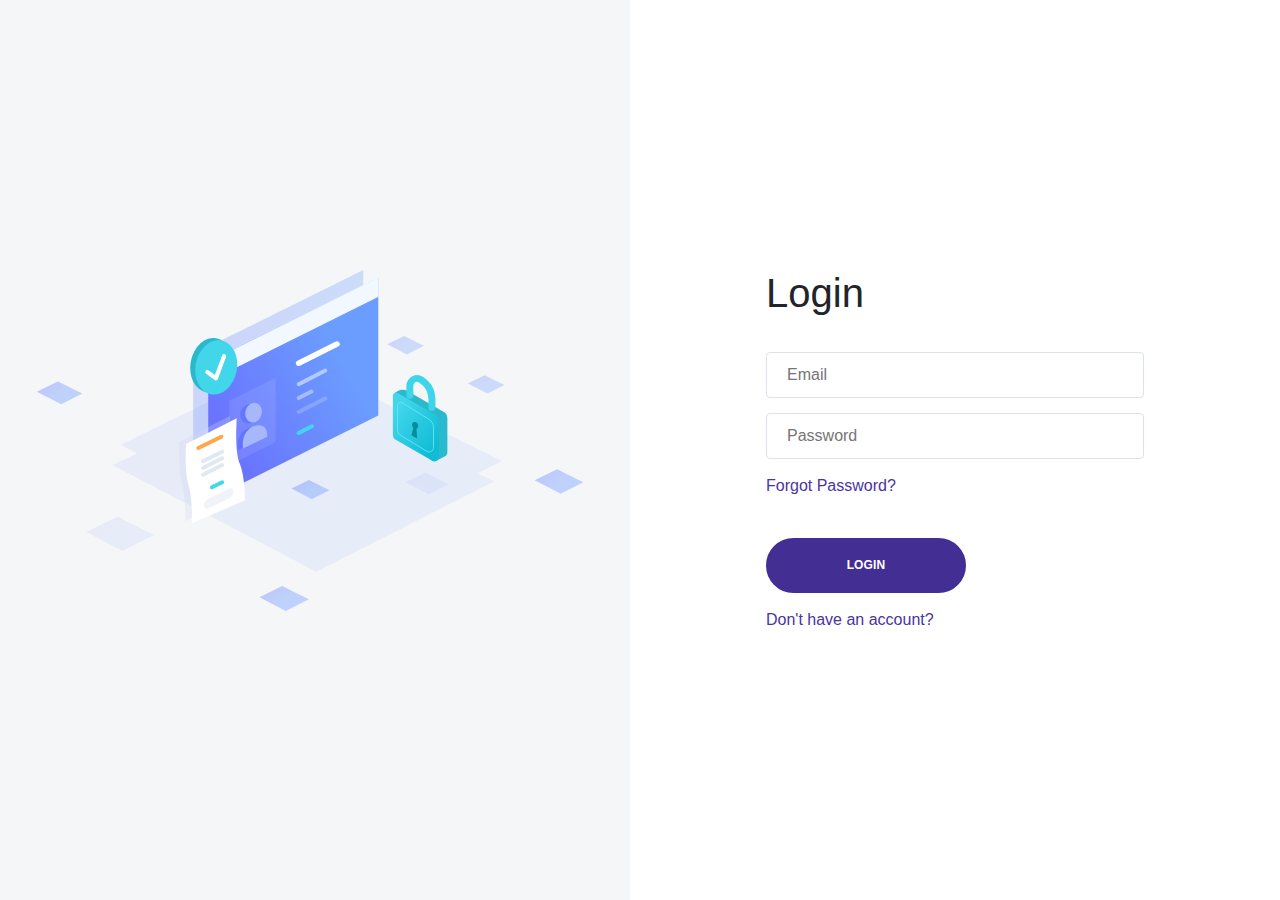
<file: login.html>
<!DOCTYPE html>
<html>

<head>
    <meta charset="utf-8">
    <meta name="viewport" content="width=device-width, initial-scale=1.0">
    <meta http-equiv="X-UA-Compatible" content="IE=edge">

    <title>Login</title>


    <!-- Bootstrap CSS CDN -->
    <link rel="stylesheet" href="https://stackpath.bootstrapcdn.com/bootstrap/4.3.1/css/bootstrap.min.css">

    <link rel="stylesheet" href="styles/login.css">


</head>

<body>
    <div class="full-background primary-background login" style="display: flex;">
        <div class="flex-box login-illustration"><!-- <img alt="" src="https://app.roger.ai/icons/logo-roger-primary.svg"
                style="width: 100px; position: absolute; left: 50px; top: 50px;"> -->
                <img src="./assets/imgs/login.svg" alt=""></div>
        <div class="flex-box sub-content-container login-form">
            <form class="form auth-form onboardin-form" style="text-align: left;">
                <div class="header-descr">
                  <h1 style="margin-bottom: 35px">Login</h1>
                </div>
                <div class="input-wrapper"><input class="input-field" name="email" placeholder="Email" type="text"
                        value=""></div>
                <div class="input-wrapper"><input class="input-field" name="password" placeholder="Password"
                        type="password" value=""></div><a href="#"><span>Forgot Password?</span></a>
                <p style="color: rgb(130, 139, 148);"><span
                        style="margin-top: 40px; margin-bottom: 15px; display: block;"><span
                            style="max-height: 55px;"><button id="submit-button"
                                class="btn btn-l btn-primary loading-button"
                                type="submit"><span>Login</span></button></span></span><span class="link"><a href="register.html">Don't
                            have an account?</a></span></p>
            </form>
        </div>
    </div>

    <script src="https://code.jquery.com/jquery-3.3.1.slim.min.js" integrity="sha384-q8i/X+965DzO0rT7abK41JStQIAqVgRVzpbzo5smXKp4YfRvH+8abtTE1Pi6jizo" crossorigin="anonymous"></script>
    <script src="https://cdnjs.cloudflare.com/ajax/libs/popper.js/1.14.7/umd/popper.min.js" integrity="sha384-UO2eT0CpHqdSJQ6hJty5KVphtPhzWj9WO1clHTMGa3JDZwrnQq4sF86dIHNDz0W1" crossorigin="anonymous"></script>
    <script src="https://stackpath.bootstrapcdn.com/bootstrap/4.3.1/js/bootstrap.min.js" integrity="sha384-JjSmVgyd0p3pXB1rRibZUAYoIIy6OrQ6VrjIEaFf/nJGzIxFDsf4x0xIM+B07jRM" crossorigin="anonymous"></script>

</body>

</html>|
</file>
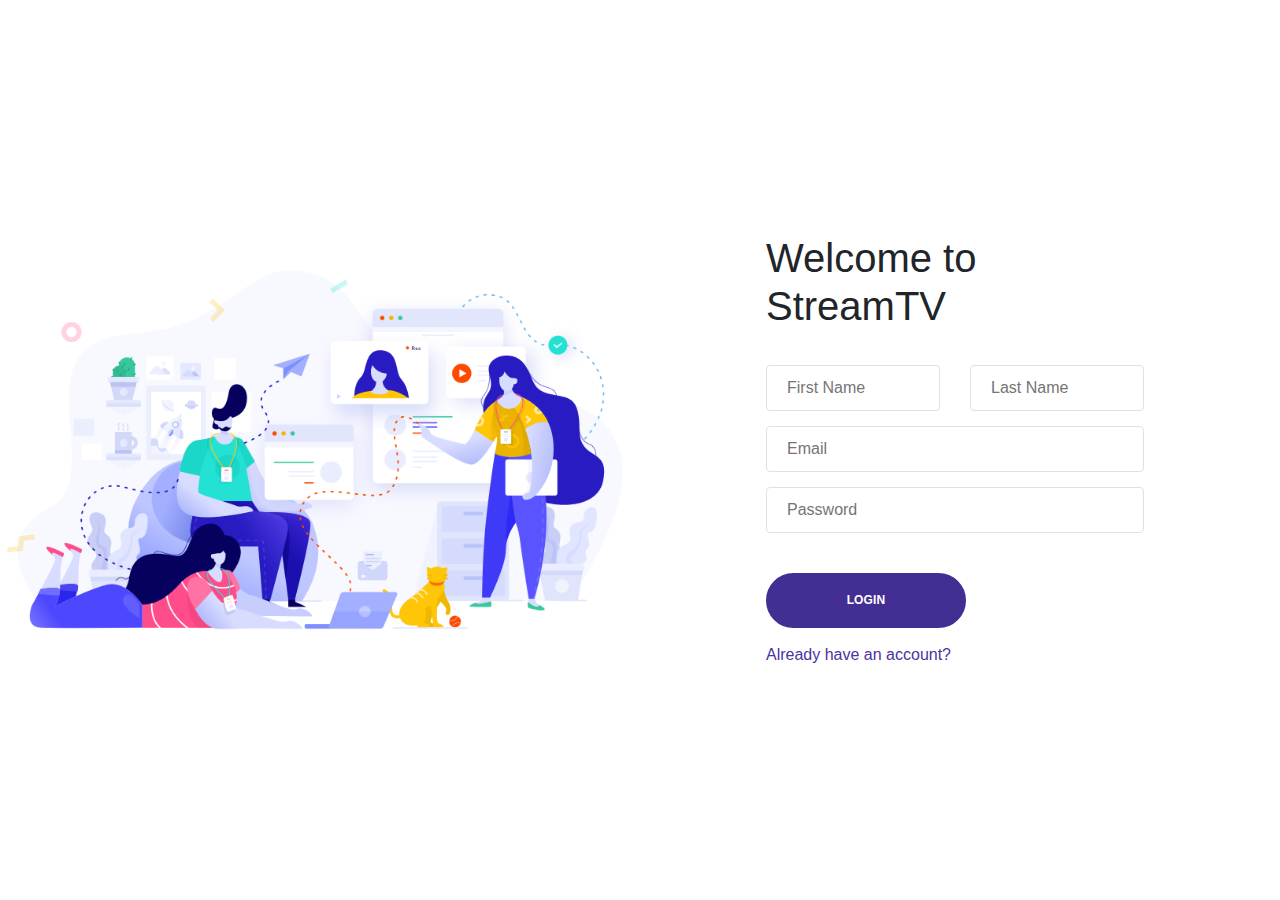
<file: register.html>
<!DOCTYPE html>
<html>

<head>
    <meta charset="utf-8">
    <meta name="viewport" content="width=device-width, initial-scale=1.0">
    <meta http-equiv="X-UA-Compatible" content="IE=edge">

    <title>Register</title>


    <!-- Bootstrap CSS CDN -->
    <link rel="stylesheet" href="https://stackpath.bootstrapcdn.com/bootstrap/4.3.1/css/bootstrap.min.css">

    <link rel="stylesheet" href="styles/register.css">
</head>

<body>
    <div class="full-background primary-background login" style="display: flex;">
        <div class="flex-box login-illustration">
            <img src="./assets/imgs/register.png" alt="" style="width: 100%">
        </div>

        <div class="flex-box sub-content-container login-form">
            <form class="form auth-form onboardin-form" style="text-align: left;">

                    <h1 style="margin-bottom: 35px">Welcome to StreamTV</h1>

                    <div class="row">
                        <div class="col-sm">
                            <div class="input-wrapper">
                                <input class="input-field" name="name" placeholder="First Name" type="text" value="">
                            </div>
                        </div>
                        <div class="col-sm">
                            <div class="input-wrapper">
                                <input class="input-field" name="last-name" placeholder="Last Name" type="text" value="">
                            </div>
                        </div>
                    </div>

                <div class="input-wrapper">
                    <input class="input-field" name="email" placeholder="Email" type="text" value="">
                </div>

                <div class="input-wrapper"><input class="input-field" name="password" placeholder="Password"
                        type="password" value="">


                </div>
                <p style="color: rgb(130, 139, 148);"><span
                        style="margin-top: 40px; margin-bottom: 15px; display: block;"><span
                            style="max-height: 55px;"><button id="submit-button"
                                class="btn btn-l btn-primary loading-button"
                                type="submit"><span>Login</span>
                            </button>
                        </span>
                    </span>
                    <span class="link"><a href="login.html">Already have an account?</a></span></p>
            </form>
        </div>
    </div>

    <script src="https://code.jquery.com/jquery-3.3.1.slim.min.js" integrity="sha384-q8i/X+965DzO0rT7abK41JStQIAqVgRVzpbzo5smXKp4YfRvH+8abtTE1Pi6jizo" crossorigin="anonymous"></script>
    <script src="https://cdnjs.cloudflare.com/ajax/libs/popper.js/1.14.7/umd/popper.min.js" integrity="sha384-UO2eT0CpHqdSJQ6hJty5KVphtPhzWj9WO1clHTMGa3JDZwrnQq4sF86dIHNDz0W1" crossorigin="anonymous"></script>
    <script src="https://stackpath.bootstrapcdn.com/bootstrap/4.3.1/js/bootstrap.min.js" integrity="sha384-JjSmVgyd0p3pXB1rRibZUAYoIIy6OrQ6VrjIEaFf/nJGzIxFDsf4x0xIM+B07jRM" crossorigin="anonymous"></script>

</body>

</html>|
</file>
<file: styles/login.css>
.full-background {
    min-height: 100%;
    position: absolute;
    width: 100%;
}
.primary-background {
    background-color: #1e005a;
}

.login-illustration {
    background-color: #f5f6f8;
}

.flex-box {
    display: flex;
    flex-direction: column;
    justify-content: center;
    flex: 1 1;
}

img {
    vertical-align: middle;
    border: 0;
}

.login-form {
    background-color: #fff;
}

.sub-content-container {
    padding: 30px 10px 15px;
    text-align: center;
}

.auth-form {
    width: 60%;
    align-self: center;
    max-width: 500px;
}

.header-descr {
    margin: 0;
    position: relative;
}

.header-descr h2 {
    color: #33373a;
    line-height: 31px;
    padding: 0;
    font-size: 28px;
    margin: 0 0 10px;
}

.form .input-wrapper {
    display: block;
    margin: 0 auto 15px;
    outline: none;
    position: relative;
}

.form .input-field {
    min-height: 46px;
    width: 100%;
    padding-left: 20px;
    border: 1px solid #dbe2ea;
    border-radius: 4px;
    display: block;
    margin: 0 auto;
    outline: none;
}

input:not([type=range]), label, select, summary, textarea {
    touch-action: manipulation;
}

input[type=text], textarea {
    -webkit-appearance: none;
}

.input-error {
    border-color: #d7a2a8!important;
    padding: 0;
    color: #bc2031!important;
}

button, input, select, textarea {
    font-size: inherit;
    line-height: inherit;
}

button, input, optgroup, select, textarea {
    color: inherit;
    font: inherit;
    margin: 0;
}

button, input {
    overflow: visible;
}

.input-error {
    border-color: #d7a2a8!important;
    padding: 0;
    color: #bc2031!important;
}

.inline-error {
    position: absolute;
    right: 10px;
    top: 11px;
    font-size: 12px;
    padding: 0;
}

.form .input-wrapper {
    display: block;
    margin: 0 auto 15px;
    outline: none;
    position: relative;
}

.form .input-field {
    min-height: 46px;
    width: 100%;
    padding-left: 20px;
    border: 1px solid #dbe2ea;
    border-radius: 4px;
    display: block;
    margin: 0 auto;
    outline: none;
}

input:not([type=range]) {
    touch-action: manipulation;
}

 input[type=password]{
    -webkit-appearance: none;
}

.input-error {
    border-color: #d7a2a8!important;
    padding: 0;
    color: #bc2031!important;
}

input {
    font-size: inherit;
    line-height: inherit;
}

button, input, optgroup, select, textarea {
    color: inherit;
    font: inherit;
    margin: 0;
}

input {
    overflow: visible;
}

.input-error {
    border-color: #d7a2a8!important;
    padding: 0;
    color: #bc2031!important;
}

.form .input-field {
    min-height: 46px;
    width: 100%;
    padding-left: 20px;
    border: 1px solid #dbe2ea;
    border-radius: 4px;
    display: block;
    margin: 0 auto;
    outline: none;
}

.fake-a, a {
    color: #4a34a2;
    cursor: pointer;
}


a {
    background-color: initial;
    touch-action: manipulation;
    transition: color .3s;
    outline: none;
}

p {
    margin: 15px 0;
}

.btn.loading-button {
    position: relative;
}




.btn-l, .btn-sm {
    font-weight: 600;
}

.btn-primary {
    color: #fff!important;
    background-color: #432f93!important;
    border-color: #432f93!important;
}

.btn {
    display: inline-block;
    font-size: 15px;
    vertical-align: middle;
    cursor: pointer;
    background-repeat: repeat-x;
    background-position: -1px -1px;
    background-size: 110% 110%;
    -webkit-appearance: none;
    -moz-appearance: none;
    appearance: none;
    font-weight: 600;
    white-space: nowrap;
    padding: 6px 18px;
    font-size: 12px;
    line-height: 20px;
    text-transform: uppercase;
    border-radius: 20px;
    background-color: initial;
    border: 2px solid #401c86;
    color: #401c86;
    -webkit-font-smoothing: antialiased;
    letter-spacing: .15px;
    -webkit-touch-callout: none;
    -webkit-user-select: none;
    -moz-user-select: none;
    -ms-user-select: none;
    user-select: none;
}

.btn-l {
    padding: 4px 28px;
    font-size: 12px;
    line-height: 30px;
    border-radius: 30px;
}

.loading-button {
    height: 55px;
    width: 200px;
    padding: 0;
}

[type=reset], [type=submit], button, html [type=button] {
    -webkit-appearance: button;
}

button, input, select, textarea {
    font-family: inherit;
    font-size: inherit;
    line-height: inherit;
}

button {
    overflow: visible;
    font: inherit;
}

button, input:not([type=range]), label, select, summary, textarea {
    touch-action: manipulation;
}

.link {
    color: #4a34a2;
    cursor: pointer;
}
</file>
<file: styles/register.css>
.full-background {
    min-height: 100%;
    position: absolute;
    width: 100%;
}
.primary-background {
    background-color: #1e005a;
}

.login-illustration {
    background-color: white;
}

.flex-box {
    display: flex;
    flex-direction: column;
    justify-content: center;
    flex: 1 1;
}

img {
    vertical-align: middle;
    border: 0;
}

.login-form {
    background-color: #fff;
}

.sub-content-container {
    padding: 30px 10px 15px;
    text-align: center;
}

.auth-form {
    width: 60%;
    align-self: center;
    max-width: 500px;
}

.header-descr {
    margin: 0;
    position: relative;
}

.header-descr h2 {
    color: #33373a;
    line-height: 31px;
    padding: 0;
    font-size: 28px;
    margin: 0 0 10px;
}

.form .input-wrapper {
    display: block;
    margin: 0 auto 15px;
    outline: none;
    position: relative;
}

.form .input-field {
    min-height: 46px;
    width: 100%;
    padding-left: 20px;
    border: 1px solid #dbe2ea;
    border-radius: 4px;
    display: block;
    margin: 0 auto;
    outline: none;
}

input:not([type=range]), label, select, summary, textarea {
    touch-action: manipulation;
}

input[type=text], textarea {
    -webkit-appearance: none;
}

.input-error {
    border-color: #d7a2a8!important;
    padding: 0;
    color: #bc2031!important;
}

button, input, select, textarea {
    font-family: inherit;
    font-size: inherit;
    line-height: inherit;
}

button, input, optgroup, select, textarea {
    color: inherit;
    font: inherit;
    margin: 0;
}

button, input {
    overflow: visible;
}

.input-error {
    border-color: #d7a2a8!important;
    padding: 0;
    color: #bc2031!important;
}

.inline-error {
    position: absolute;
    right: 10px;
    top: 11px;
    font-size: 12px;
    padding: 0;
}

.form .input-wrapper {
    display: block;
    margin: 0 auto 15px;
    outline: none;
    position: relative;
}

.form .input-field {
    min-height: 46px;
    width: 100%;
    padding-left: 20px;
    border: 1px solid #dbe2ea;
    border-radius: 4px;
    display: block;
    margin: 0 auto;
    outline: none;
}

input:not([type=range]) {
    touch-action: manipulation;
}

 input[type=password]{
    -webkit-appearance: none;
}

.input-error {
    border-color: #d7a2a8!important;
    padding: 0;
    color: #bc2031!important;
}

input {
    font-family: inherit;
    font-size: inherit;
    line-height: inherit;
}

button, input, optgroup, select, textarea {
    color: inherit;
    font: inherit;
    margin: 0;
}

input {
    overflow: visible;
}

.input-error {
    border-color: #d7a2a8!important;
    padding: 0;
    color: #bc2031!important;
}

.form .input-field {
    min-height: 46px;
    width: 100%;
    padding-left: 20px;
    border: 1px solid #dbe2ea;
    border-radius: 4px;
    display: block;
    margin: 0 auto;
    outline: none;
}

.fake-a, a {
    color: #4a34a2;
    cursor: pointer;
}


a {
    background-color: initial;
    touch-action: manipulation;
    transition: color .3s;
    outline: none;
}

p {
    margin: 15px 0;
}

.btn.loading-button {
    position: relative;
}




.btn-l, .btn-sm {
    font-weight: 600;
}

.btn-primary {
    color: #fff!important;
    background-color: #432f93!important;
    border-color: #432f93!important;
}

.btn {
    display: inline-block;
    font-size: 15px;
    vertical-align: middle;
    cursor: pointer;
    background-repeat: repeat-x;
    background-position: -1px -1px;
    background-size: 110% 110%;
    -webkit-appearance: none;
    -moz-appearance: none;
    appearance: none;
    font-weight: 600;
    white-space: nowrap;
    padding: 6px 18px;
    font-size: 12px;
    line-height: 20px;
    text-transform: uppercase;
    border-radius: 20px;
    background-color: initial;
    border: 2px solid #401c86;
    color: #401c86;
    -webkit-font-smoothing: antialiased;
    letter-spacing: .15px;
    -webkit-touch-callout: none;
    -webkit-user-select: none;
    -moz-user-select: none;
    -ms-user-select: none;
    user-select: none;
}

.btn-l {
    padding: 4px 28px;
    font-size: 12px;
    line-height: 30px;
    border-radius: 30px;
}

.loading-button {
    height: 55px;
    width: 200px;
    padding: 0;
}

[type=reset], [type=submit], button, html [type=button] {
    -webkit-appearance: button;
}

button, input, select, textarea {
    font-family: inherit;
    font-size: inherit;
    line-height: inherit;
}

button {
    overflow: visible;
    font: inherit;
}

button, input:not([type=range]), label, select, summary, textarea {
    touch-action: manipulation;
}

.link {
    color: #4a34a2;
    cursor: pointer;
}
</file>
